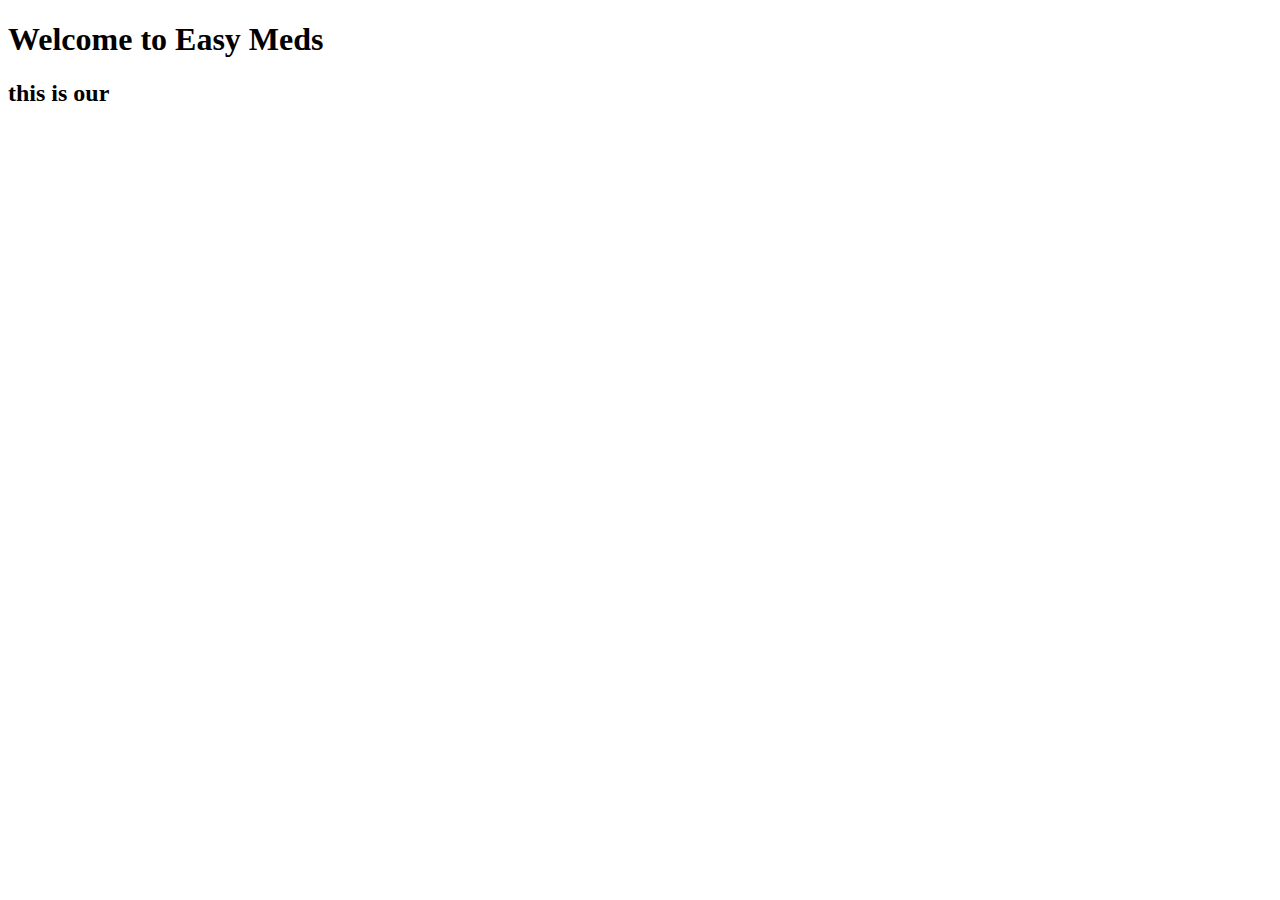
<file: index.html>
<!DOCTYPE html>
<html lang="en">
<head>
    <meta charset="UTF-8">
    <meta name="viewport" content="width=device-width, initial-scale=1.0">
    <title>Document</title>
</head>
<body>
    <h1>Welcome to Easy Meds</h1>
    <h2>this is our</h2>
    
</body>
</html>
</file>
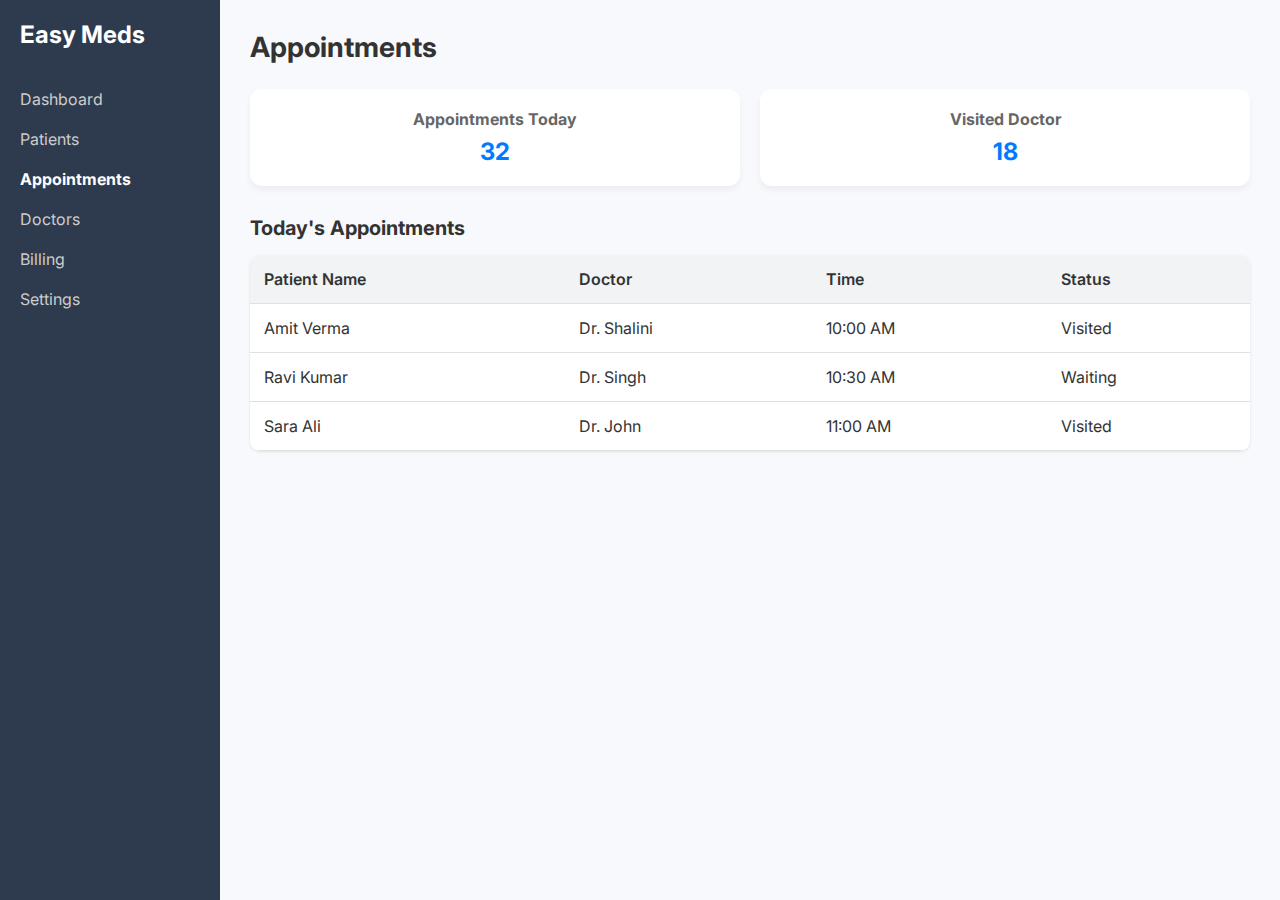
<file: appointments.html>
<!DOCTYPE html>
<html lang="en">
<head>
  <meta charset="UTF-8" />
  <meta name="viewport" content="width=device-width, initial-scale=1" />
  <title>Appointments - Easy Meds</title>
  <link href="https://fonts.googleapis.com/css2?family=Inter:wght@400;600&display=swap" rel="stylesheet" />
  <link rel="stylesheet" href="appointment.css" />
</head>
<body>
  <aside class="sidebar">
    <h2>Easy Meds</h2>
    <nav>
      <a href="index.html">Dashboard</a>
      <a href="patients.html">Patients</a>
      <a href="appointments.html" class="active">Appointments</a>
      <a href="doctors.html">Doctors</a>
      <a href="billing.html">Billing</a>
      <a href="settings.html">Settings</a>
    </nav>
  </aside>

  <main class="main-content">
    <header>
      <h1>Appointments</h1>
    </header>

    <!-- Stats Section -->
    <section class="dashboard-cards">
      <div class="card">
        <h3>Appointments Today</h3>
        <p>32</p>
      </div>
      <div class="card">
        <h3>Visited Doctor</h3>
        <p>18</p>
      </div>
    </section>

    <!-- Table Section -->
    <section>
      <h2>Today's Appointments</h2>
      <table>
        <thead>
          <tr>
            <th>Patient Name</th>
            <th>Doctor</th>
            <th>Time</th>
            <th>Status</th>
          </tr>
        </thead>
        <tbody>
          <tr>
            <td>Amit Verma</td>
            <td>Dr. Shalini</td>
            <td>10:00 AM</td>
            <td>Visited</td>
          </tr>
          <tr>
            <td>Ravi Kumar</td>
            <td>Dr. Singh</td>
            <td>10:30 AM</td>
            <td>Waiting</td>
          </tr>
          <tr>
            <td>Sara Ali</td>
            <td>Dr. John</td>
            <td>11:00 AM</td>
            <td>Visited</td>
          </tr>
          <!-- More rows as needed -->
        </tbody>
      </table>
    </section>
  </main>
</body>
</html>
</file>
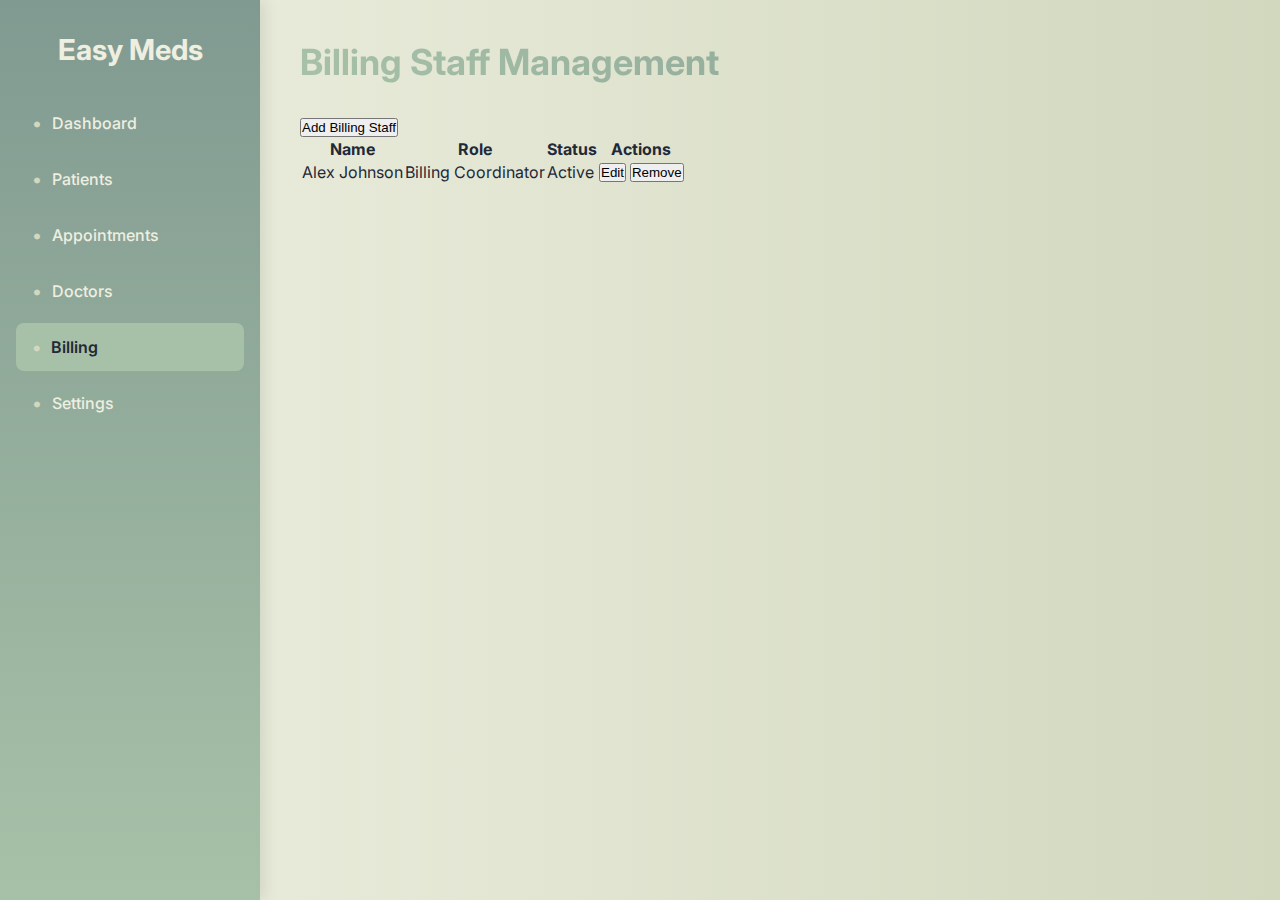
<file: billing.html>
<!DOCTYPE html>
<html lang="en">
<head>
  <meta charset="UTF-8" />
  <meta name="viewport" content="width=device-width, initial-scale=1" />
  <title>Billing - Easy Meds</title>
  <link href="https://fonts.googleapis.com/css2?family=Inter:wght@400;600&display=swap" rel="stylesheet" />
  <link rel="stylesheet" href="dashboard.css">
</head>
<body>
  <aside class="sidebar">
    <h2>Easy Meds</h2>
    <nav>
      <a href="index.html">Dashboard</a>
      <a href="patients.html">Patients</a>
      <a href="appointments.html">Appointments</a>
      <a href="doctors.html">Doctors</a>
      <a href="billing.html" class="active">Billing</a>
      <a href="settings.html">Settings</a>
    </nav>
  </aside>

  <main class="main-content">
    <header>
      <h1>Billing Staff Management</h1>
    </header>

    <section>
      <button>Add Billing Staff</button>
      <table>
        <thead>
          <tr>
            <th>Name</th>
            <th>Role</th>
            <th>Status</th>
            <th>Actions</th>
          </tr>
        </thead>
        <tbody>
          <tr>
            <td>Alex Johnson</td>
            <td>Billing Coordinator</td>
            <td>Active</td>
            <td><button>Edit</button> <button>Remove</button></td>
          </tr>
          <!-- Add more rows here -->
        </tbody>
      </table>
    </section>
  </main>
</body>
</html>
</file>
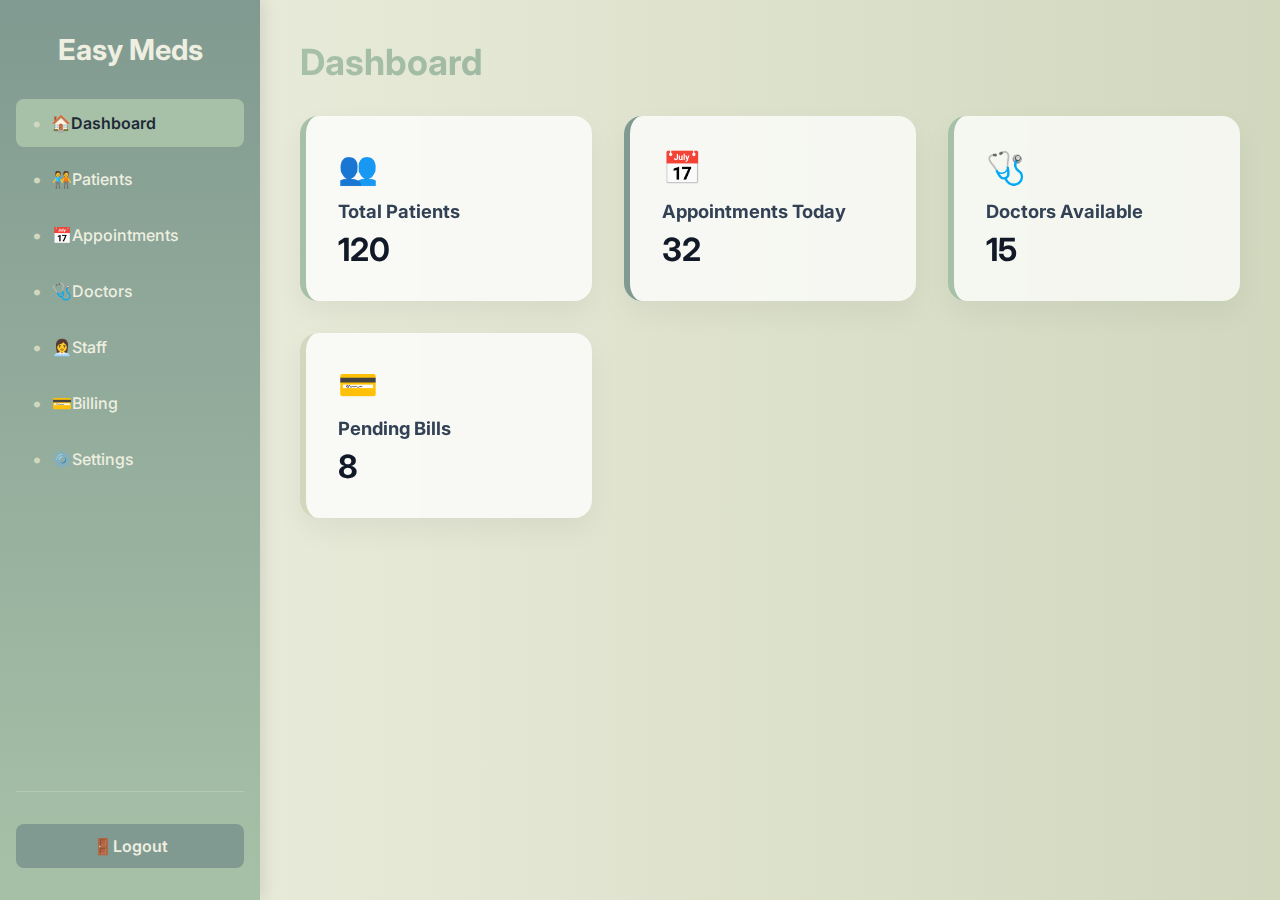
<file: dashbord.html>
<!DOCTYPE html>
<html lang="en">
<head>
  <meta charset="UTF-8" />
  <meta name="viewport" content="width=device-width, initial-scale=1" />
  <title>Dashboard - Easy Meds</title>
  <link href="https://fonts.googleapis.com/css2?family=Inter:wght@400;600;700&display=swap" rel="stylesheet" />
  <link rel="stylesheet" href="dashboard.css" />
</head>
<body>
  <aside class="sidebar">
    <div class="profile">
      <h2>Easy Meds</h2>
    </div>
    <nav>
      <a href="#" class="active"><span>🏠</span> Dashboard</a>
      <a href="#"><span>🧑‍🤝‍🧑</span> Patients</a>
      <a href="#"><span>📅</span> Appointments</a>
      <a href="#"><span>🩺</span> Doctors</a>
      <a href="#"><span>👩‍💼</span> Staff</a>
      <a href="#"><span>💳</span> Billing</a>
      <a href="#"><span>⚙️</span> Settings</a>
    </nav>
    <div class="sidebar-footer">
      <a href="#" id="logout-btn"><span>🚪</span> Logout</a>
    </div>
  </aside>

  <main class="main-content">
    <header>
      <h1>Dashboard</h1>
    </header>

    <section class="dashboard-cards">
      <div class="card green">
        <div class="card-icon">👥</div>
        <h3>Total Patients</h3>
        <p>120</p>
      </div>
      <div class="card blue">
        <div class="card-icon">📅</div>
        <h3>Appointments Today</h3>
        <p>32</p>
      </div>
      <div class="card green">
        <div class="card-icon">🩺</div>
        <h3>Doctors Available</h3>
        <p>15</p>
      </div>
      <div class="card red">
        <div class="card-icon">💳</div>
        <h3>Pending Bills</h3>
        <p>8</p>
      </div>
    </section>
  </main>

  <script>
    document.getElementById('logout-btn').addEventListener('click', function (e) {
      e.preventDefault();
      window.location.href = 'login.html';
    });
  </script>
</body>
</html>
</file>
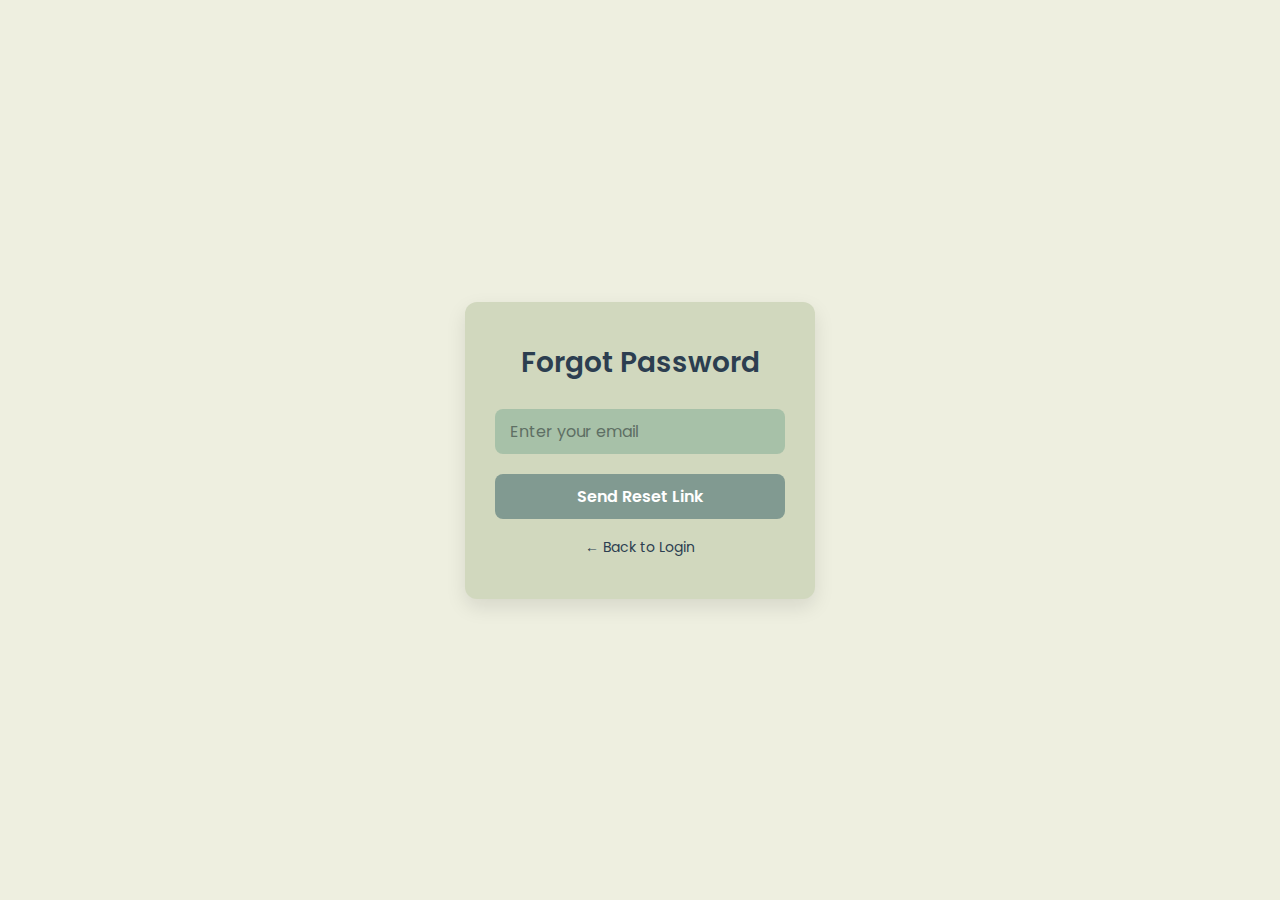
<file: forget.html>
<!DOCTYPE html>
<html lang="en">
<head>
  <meta charset="UTF-8" />
  <meta name="viewport" content="width=device-width, initial-scale=1.0" />
  <title>Forgot Password - Easy Meds</title>
  <link rel="stylesheet" href="forget.css" />
  <link href="https://fonts.googleapis.com/css2?family=Poppins:wght@400;600&display=swap" rel="stylesheet" />
</head>
<body>
  <div class="content">
    <div class="text">Forgot Password</div>
    <form action="#">
      <div class="field">
        <input type="email" required placeholder="Enter your email" />
      </div>
      <button type="submit">Send Reset Link</button>
      <div class="back-login">
        <a href="login.html">← Back to Login</a>
      </div>
    </form>
  </div>
</body>
</html>
</file>
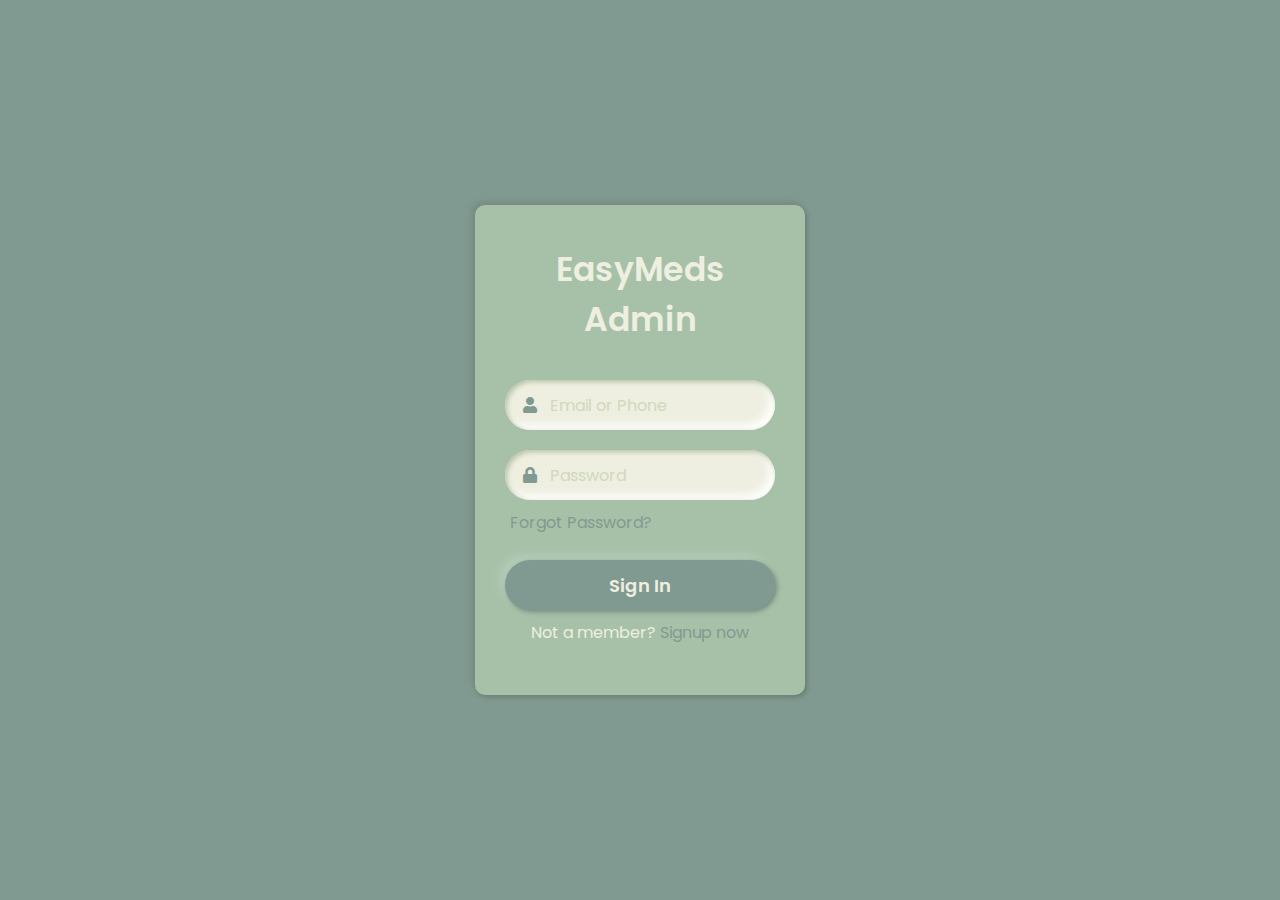
<file: login.html>
<!DOCTYPE html>
<html lang="en" dir="ltr">
<head>
  <meta charset="utf-8">
  <title>EasyMeds Admin Login</title>
  <link rel="stylesheet" href="login.css">
  <link rel="stylesheet" href="https://cdnjs.cloudflare.com/ajax/libs/font-awesome/5.15.3/css/all.min.css"/>
</head>
<body>
  <div class="content">
    <div class="text">
      EasyMeds Admin
    </div>

    <!-- ✅ Only ONE form tag -->
    <form action="dashbord.html" method="GET">
      <div class="field">
        <input type="text" name="identifier" required>
        <span class="fas fa-user"></span>
        <label>Email or Phone</label>
      </div>

      <div class="field">
        <input type="password" name="password" required>
        <span class="fas fa-lock"></span>
        <label>Password</label>
      </div>

      <div class="forgot-pass">
        <a href="forget.html">Forgot Password?</a>
       
      </div>

      <button type="submit">Sign In</button>

      <div class="sign-up">
        Not a member?
        <a href="signup.html">Signup now</a>
      </div>
    </form>
  </div>
</body>
</html>
</file>
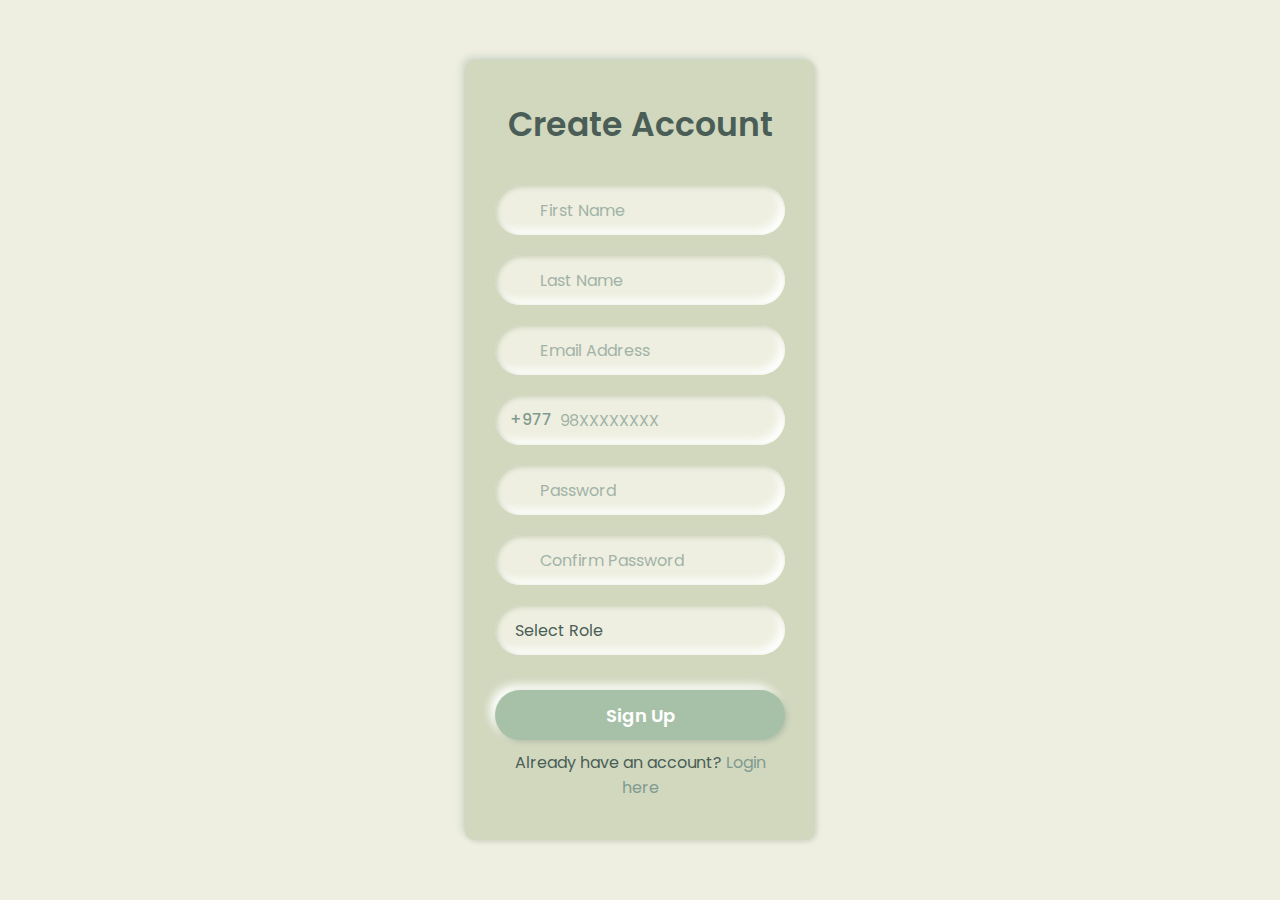
<file: signup.html>
<!DOCTYPE html>
<html lang="en">
<head>
  <meta charset="UTF-8" />
  <meta name="viewport" content="width=device-width, initial-scale=1.0"/>
  <title>Create Account</title>
  <link href="https://fonts.googleapis.com/css?family=Poppins:400,500,600,700&display=swap" rel="stylesheet"/>
  <link rel="stylesheet" href="signup.css"/>

</head>
<body>
  <div class="content">
    <div class="text">Create Account</div>
    <form action="signup_process.php" method="POST">

      <div class="field">
        <input type="text" name="first_name" placeholder="First Name" required />
      </div>
      <div class="field">
        <input type="text" name="last_name" placeholder="Last Name" required />
      </div>
      <div class="field">
        <input type="email" name="email" placeholder="Email Address" required />
      </div>
      <div class="field" style="position: relative;">
        <span class="country-code">+977</span>
        <input type="tel" name="phone" placeholder="98XXXXXXXX" required style="padding-left: 65px;" />
      </div>
      <div class="field">
        <input type="password" name="password" placeholder="Password" required />
      </div>
      <div class="field">
        <input type="password" name="confirm_password" placeholder="Confirm Password" required />
      </div>

      <!-- Role Selection -->
      <div class="field">
        <select name="role" id="roleSelect" required>
          <option value="" disabled selected>Select Role</option>
          <option value="doctor">Doctor</option>
          <option value="nurse">Nurse</option>
          <option value="patient">Patient</option>
          <option value="admin">Admin</option>
          <option value="receptionist">Receptionist</option>
        </select>
      </div>

      <!-- Doctor/Nurse Specific Fields -->
      <div class="field" id="licenseField" style="display:none;">
        <input type="text" name="license_id" placeholder="Medical License ID" />
      </div>
      <div class="field" id="specializationField" style="display:none;">
        <input type="text" name="specialization" placeholder="Specialization" />
      </div>

      <!-- Patient Specific Fields -->
      <div class="field" id="dobField" style="display:none;">
        <input type="date" name="dob" placeholder="Date of Birth" />
      </div>
      <div class="field" id="insuranceField" style="display:none;">
        <input type="text" name="insurance" placeholder="Insurance Number" />
      </div>

      <button type="submit">Sign Up <a href="dashbord.html"></a></button>

      <div class="sign-up">
        Already have an account? <a href="login.html">Login here</a>
      </div>
    </form>
  </div>

  <script>
    const roleSelect = document.getElementById("roleSelect");
    const licenseField = document.getElementById("licenseField");
    const specializationField = document.getElementById("specializationField");
    const dobField = document.getElementById("dobField");
    const insuranceField = document.getElementById("insuranceField");

    roleSelect.addEventListener("change", function () {
      const role = this.value;
      licenseField.style.display = (role === "doctor" || role === "nurse") ? "block" : "none";
      specializationField.style.display = (role === "doctor") ? "block" : "none";
      dobField.style.display = (role === "patient") ? "block" : "none";
      insuranceField.style.display = (role === "patient") ? "block" : "none";
    });
  </script>
</body>
</html>
</file>
<file: forget.css>
@import url('https://fonts.googleapis.com/css2?family=Poppins:wght@400;600&display=swap');

* {
  margin: 0;
  padding: 0;
  box-sizing: border-box;
  font-family: 'Poppins', sans-serif;
}

body {
  height: 100vh;
  display: grid;
  place-items: center;
  background: #EEEFE0;
}

.content {
  width: 350px;
  padding: 40px 30px;
  background: #D1D8BE;
  border-radius: 12px;
  box-shadow: 0 8px 20px rgba(0, 0, 0, 0.1);
  text-align: center;
}

.text {
  font-size: 28px;
  font-weight: 600;
  margin-bottom: 25px;
  color: #2C3E50;
}

.field {
  width: 100%;
  margin-bottom: 20px;
}

.field input {
  width: 100%;
  height: 45px;
  padding: 0 15px;
  font-size: 16px;
  border: none;
  border-radius: 8px;
  background: #A7C1A8;
  color: #2C3E50;
  outline: none;
}

.field input::placeholder {
  color: #5E6F64;
}

button {
  width: 100%;
  height: 45px;
  background: #819A91;
  color: #fff;
  font-size: 16px;
  font-weight: 600;
  border: none;
  border-radius: 8px;
  cursor: pointer;
  transition: background 0.3s ease;
}

button:hover {
  background: #6f897f;
}

.back-login {
  margin-top: 15px;
}

.back-login a {
  text-decoration: none;
  color: #2C3E50;
  font-size: 14px;
}

.back-login a:hover {
  text-decoration: underline;
}
</file>
<file: login.css>
@import url('https://fonts.googleapis.com/css?family=Poppins:400,500,600,700&display=swap');

* {
  margin: 0;
  padding: 0;
  box-sizing: border-box;
  font-family: 'Poppins', sans-serif;
}

html, body {
  height: 100%;
}

body {
  display: grid;
  place-items: center;
  background: #819A91; /* Muted background */
  text-align: center;
}

.content {
  width: 330px;
  padding: 40px 30px;
  background: #A7C1A8; /* Form container */
  border-radius: 10px;
  box-shadow: -3px -3px 7px #76897f,
               2px 2px 5px rgba(0, 0, 0, 0.2);
}

.content .text {
  font-size: 33px;
  font-weight: 600;
  margin-bottom: 35px;
  color: #EEEFE0;
}

.field {
  height: 50px;
  width: 100%;
  display: flex;
  position: relative;
}

.field:nth-child(2) {
  margin-top: 20px;
}

.field input {
  height: 100%;
  width: 100%;
  padding-left: 45px;
  outline: none;
  border: none;
  font-size: 18px;
  background: #EEEFE0;
  color: #1f2937;
  border-radius: 25px;
  box-shadow: inset 2px 2px 5px #b8c2a6,
              inset -5px -5px 10px #ffffff;
}

.field input:focus {
  box-shadow: inset 1px 1px 2px #b8c2a6,
              inset -1px -1px 2px #ffffff;
}

.field input::placeholder {
  color: #D1D8BE;
  opacity: 0.7;
}

.field span {
  position: absolute;
  color: #819A91;
  width: 50px;
  line-height: 50px;
}

.field label {
  position: absolute;
  top: 50%;
  transform: translateY(-50%);
  left: 45px;
  pointer-events: none;
  color: #D1D8BE;
}

.field input:valid ~ label {
  opacity: 0;
}

.forgot-pass {
  text-align: left;
  margin: 10px 0 10px 5px;
}

.forgot-pass a {
  font-size: 16px;
  color: #819A91;
  text-decoration: none;
}

.forgot-pass:hover a {
  text-decoration: underline;
}

button {
  margin-top: 15px;
  width: 100%;
  height: 50px;
  font-size: 18px;
  font-weight: 600;
  background: #819A91;
  border-radius: 25px;
  border: none;
  outline: none;
  cursor: pointer;
  color: #EEEFE0;
  box-shadow: 2px 2px 5px #76897f,
              -5px -5px 10px #b6ccba;
  transition: color 0.3s ease, box-shadow 0.3s ease;
}

button:hover {
  background: #677c73;
  color: #EEEFE0;
  box-shadow: inset 2px 2px 5px #b8c2a6,
              inset -5px -5px 10px #ffffff;
}

.sign-up {
  margin: 10px 0;
  color: #EEEFE0;
  font-size: 16px;
}

.sign-up a {
  color: #819A91;
  text-decoration: none;
}

.sign-up a:hover {
  text-decoration: underline;
}
</file>
<file: signup.css>
@import url('https://fonts.googleapis.com/css?family=Poppins:400,500,600,700&display=swap');

* {
  margin: 0;
  padding: 0;
  box-sizing: border-box;
  font-family: 'Poppins', sans-serif;
}

html, body {
  height: 100%;
}

body {
  display: grid;
  place-items: center;
  background: #EEEFE0; /* Soft background */
  text-align: center;
}

.content {
  width: 350px;
  padding: 40px 30px;
  background: #D1D8BE; /* Light sage form background */
  border-radius: 10px;
  box-shadow: -3px -3px 7px rgba(129, 154, 145, 0.3),
               2px 2px 5px rgba(0, 0, 0, 0.1);
}

.content .text {
  font-size: 33px;
  font-weight: 600;
  margin-bottom: 35px;
  color: #4a5e57; /* Slightly darker for contrast */
}

.field {
  height: 50px;
  width: 100%;
  margin-bottom: 20px;
  position: relative;
  display: flex;
  align-items: center;
}

.field input,
.field select {
  height: 100%;
  width: 100%;
  padding-left: 45px;
  outline: none;
  border: none;
  font-size: 16px;
  background: #EEEFE0;
  color: #4a5e57;
  border-radius: 25px;
  box-shadow: inset 2px 2px 5px #c9cfb7,
              inset -5px -5px 10px #ffffff;
  transition: box-shadow 0.3s ease;
  appearance: none;
}

.field input::placeholder {
  color: #819A91;
  opacity: 0.7;
}

.field input:focus,
.field select:focus {
  box-shadow: inset 1px 1px 2px #bbbfa9,
              inset -1px -1px 2px #ffffff;
}

.field select {
  padding-left: 20px;
  cursor: pointer;
}

.field input[type="date"] {
  padding-left: 20px;
  color-scheme: light;
}

.country-code {
  position: absolute;
  left: 15px;
  color: #819A91;
  font-weight: 500;
  font-size: 16px;
  line-height: 50px;
  user-select: none;
}

button {
  margin-top: 15px;
  width: 100%;
  height: 50px;
  font-size: 18px;
  font-weight: 600;
  background: #A7C1A8;
  border-radius: 25px;
  border: none;
  outline: none;
  cursor: pointer;
  color: #ffffff;
  box-shadow: 2px 2px 5px #b4bea9,
              -5px -5px 10px #ffffff;
  transition: all 0.3s ease;
}

button:hover {
  background: #819A91;
  color: #ffffff;
  box-shadow: inset 2px 2px 5px #b2bda6,
              inset -5px -5px 10px #ffffff;
}

.sign-up {
  margin-top: 10px;
  color: #4a5e57;
  font-size: 16px;
}

.sign-up a {
  color: #819A91;
  text-decoration: none;
}

.sign-up a:hover {
  text-decoration: underline;
}

.field select::-ms-expand {
  display: none;
}
</file>
<file: appointment.css>
/* Reset and base styles */
* {
  margin: 0;
  padding: 0;
  box-sizing: border-box;
  font-family: 'Inter', sans-serif;
}

body {
  display: flex;
  min-height: 100vh;
  background-color: #f7f9fc;
  color: #333;
}

/* Sidebar */
.sidebar {
  width: 220px;
  background-color: #2e3b4e;
  padding: 20px;
  color: #fff;
}

.sidebar h2 {
  font-size: 24px;
  margin-bottom: 30px;
}

.sidebar nav a {
  display: block;
  color: #ccc;
  text-decoration: none;
  padding: 10px 0;
  transition: color 0.3s;
}

.sidebar nav a:hover,
.sidebar nav a.active {
  color: #fff;
  font-weight: bold;
}

/* Main content area */
.main-content {
  flex: 1;
  padding: 30px;
}

/* Header */
header h1 {
  font-size: 28px;
  margin-bottom: 25px;
}

/* Summary cards */
.dashboard-cards {
  display: flex;
  gap: 20px;
  margin-bottom: 30px;
  flex-wrap: wrap;
}

.card {
  background-color: #fff;
  padding: 20px;
  border-radius: 12px;
  flex: 1;
  min-width: 180px;
  box-shadow: 0 4px 6px rgba(0, 0, 0, 0.05);
  text-align: center;
}

.card h3 {
  font-size: 16px;
  color: #666;
  margin-bottom: 8px;
}

.card p {
  font-size: 24px;
  color: #007bff;
  font-weight: bold;
}

/* Appointment table */
section h2 {
  font-size: 20px;
  margin-bottom: 15px;
}

table {
  width: 100%;
  background-color: #fff;
  border-collapse: collapse;
  border-radius: 10px;
  overflow: hidden;
  box-shadow: 0 1px 3px rgba(0, 0, 0, 0.1);
}

table th,
table td {
  padding: 14px;
  text-align: left;
  border-bottom: 1px solid #e0e0e0;
}

table th {
  background-color: #f1f3f5;
  font-weight: 600;
}

table tr:hover {
  background-color: #f9fafb;
}

/* Status labels */
.status {
  padding: 6px 12px;
  border-radius: 20px;
  color: #fff;
  font-size: 13px;
  font-weight: 600;
  display: inline-block;
  text-align: center;
  min-width: 80px;
}

.status.visited {
  background-color: #28a745; /* Green */
}

.status.waiting {
  background-color: #ffc107; /* Yellow */
  color: #000;
}

.status.cancelled {
  background-color: #dc3545; /* Red */
}

/* Responsive layout */
@media (max-width: 768px) {
  body {
    flex-direction: column;
  }

  .sidebar {
    width: 100%;
    text-align: center;
  }

  .main-content {
    padding: 20px;
  }

  .dashboard-cards {
    flex-direction: column;
  }

  table th,
  table td {
    font-size: 14px;
  }
}
</file>
<file: dashboard.css>
/* === Reset & Global Styles === */
* {
  margin: 0;
  padding: 0;
  box-sizing: border-box;
}

body {
  font-family: 'Inter', sans-serif;
  display: flex;
  min-height: 100vh;
  background: linear-gradient(to right, #EEEFE0, #D1D8BE);
  color: #1f2937;
  overflow-x: hidden;
}

/* === Sidebar === */
.sidebar {
  width: 260px;
  background: linear-gradient(180deg, #819A91, #A7C1A8);
  color: #EEEFE0;
  padding: 2rem 1rem;
  display: flex;
  flex-direction: column;
  box-shadow: 4px 0 15px rgba(0, 0, 0, 0.1);
}

.sidebar h2 {
  font-size: 1.8rem;
  text-align: center;
  margin-bottom: 2rem;
  font-weight: 700;
  color: #EEEFE0;
}

.sidebar nav a {
  display: flex;
  align-items: center;
  color: #EEEFE0;
  font-weight: 500;
  padding: 0.75rem 1rem;
  margin-bottom: 0.5rem;
  border-radius: 8px;
  text-decoration: none;
  transition: all 0.3s ease;
}

.sidebar nav a::before {
  content: '•';
  margin-right: 10px;
  font-size: 1.2rem;
  color: #D1D8BE;
}

.sidebar nav a:hover {
  background: rgba(255, 255, 255, 0.15);
  transform: translateX(6px);
}

.sidebar nav a.active {
  background-color: #A7C1A8;
  color: #1f2937;
  font-weight: 600;
}

/* === Logout Button === */
.sidebar-footer {
  margin-top: auto;
  padding-top: 2rem;
  border-top: 1px solid rgba(255, 255, 255, 0.2);
}

.sidebar-footer a {
  display: flex;
  align-items: center;
  justify-content: center;
  background-color: #819A91;
  color: #EEEFE0;
  font-weight: 600;
  padding: 0.75rem;
  border-radius: 8px;
  text-decoration: none;
  transition: background-color 0.3s ease, transform 0.2s ease;
}

.sidebar-footer a:hover {
  background-color: #A7C1A8;
  transform: scale(1.05);
}

/* === Main Content === */
.main-content {
  flex-grow: 1;
  padding: 2.5rem;
}

header h1 {
  font-size: 2.25rem;
  margin-bottom: 2rem;
  font-weight: 700;
  background: linear-gradient(90deg, #A7C1A8, #819A91);
  -webkit-background-clip: text;
  -webkit-text-fill-color: transparent;
}

/* === Dashboard Cards === */
.dashboard-cards {
  display: grid;
  grid-template-columns: repeat(auto-fit, minmax(250px, 1fr));
  gap: 2rem;
}

.card {
  position: relative;
  background: rgba(255, 255, 255, 0.75);
  border-radius: 18px;
  padding: 2rem;
  backdrop-filter: blur(10px);
  box-shadow: 0 12px 30px rgba(0, 0, 0, 0.05);
  transition: transform 0.3s ease, box-shadow 0.3s ease;
}

.card:hover {
  transform: translateY(-8px);
  box-shadow: 0 20px 40px rgba(0, 0, 0, 0.12);
}

.card-icon {
  font-size: 2rem;
  margin-bottom: 0.8rem;
}

/* Headings and Values */
.card h3 {
  font-size: 1.15rem;
  margin-bottom: 0.5rem;
  color: #334155;
}

.card p {
  font-size: 2rem;
  font-weight: 700;
  color: #111827;
}

/* === Card Color Themes (Using Palette) === */
.card.green {
  border-left: 6px solid #A7C1A8;
}
.card.green .card-icon {
  color: #A7C1A8;
}

.card.red {
  border-left: 6px solid #D1D8BE;
}
.card.red .card-icon {
  color: #D1D8BE;
}

.card.blue {
  border-left: 6px solid #819A91;
}
.card.blue .card-icon {
  color: #819A91;
}

/* === Responsive Layout === */
@media (max-width: 768px) {
  .sidebar {
    display: none;
  }

  .main-content {
    padding: 1.5rem;
  }

  header h1 {
    font-size: 1.75rem;
  }

  .dashboard-cards {
    grid-template-columns: 1fr;
  }
}
</file>
